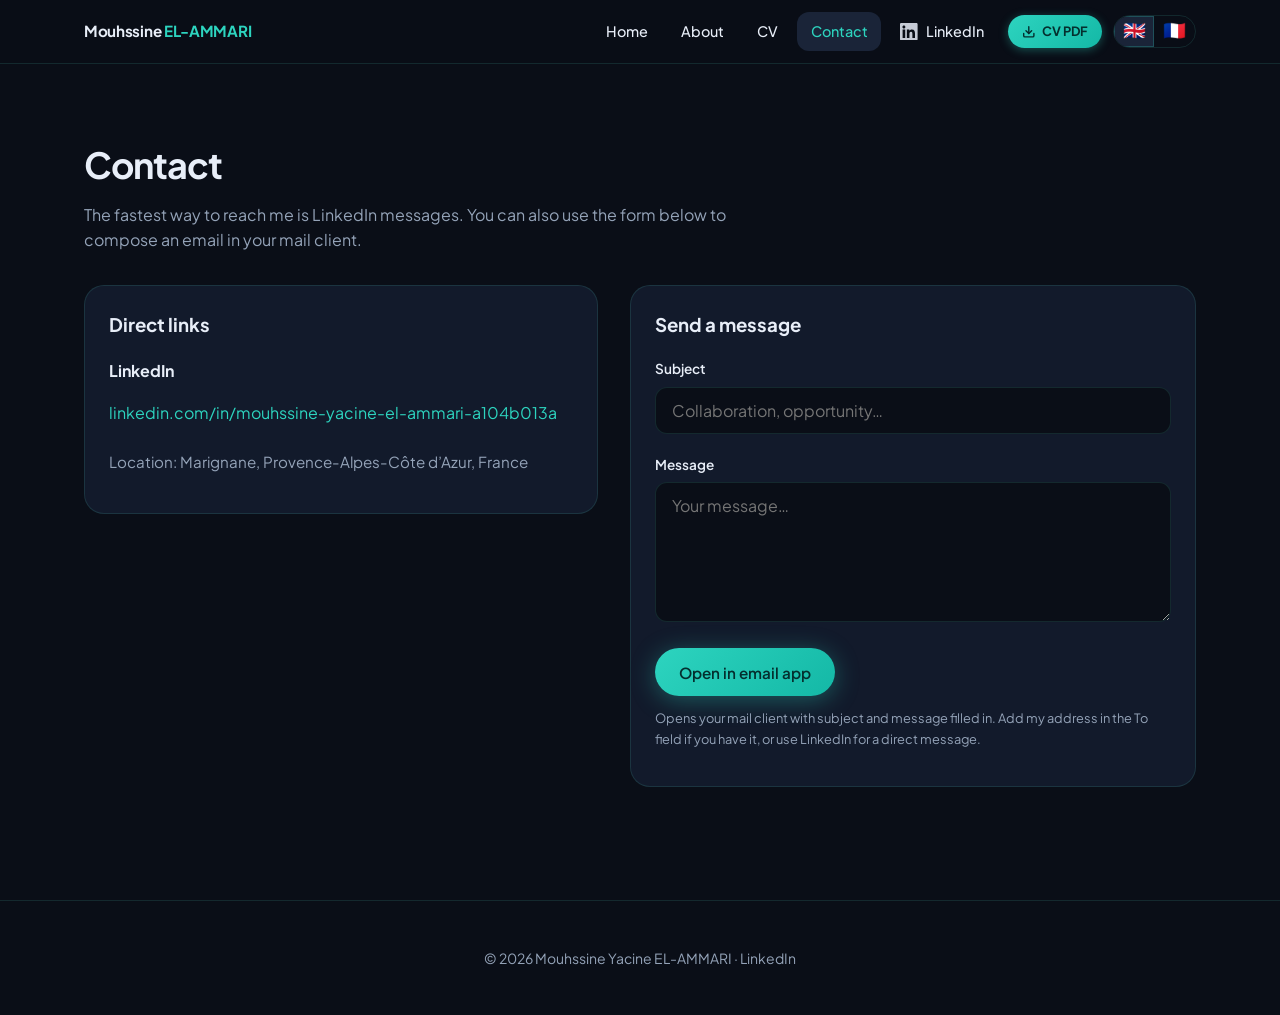
<file: contact.html>
<!DOCTYPE html>
<html lang="en">
  <head>
    <meta charset="UTF-8" />
    <meta name="viewport" content="width=device-width, initial-scale=1" />
    <meta name="description" content="Get in touch with Mouhssine Yacine EL-AMMARI, software engineer based in Marignane, Provence-Alpes-Côte d'Azur, France. LinkedIn messages or contact form." />
    <meta name="author" content="Mouhssine Yacine EL-AMMARI" />
    <meta name="robots" content="index, follow" />
    <meta name="theme-color" content="#0a0e17" />
    <title>Contact | Mouhssine Yacine EL-AMMARI</title>
    <link rel="canonical" href="https://melammari-dev.github.io/ai-cv/contact.html" />
    <link rel="alternate" hreflang="en" href="https://melammari-dev.github.io/ai-cv/contact.html" />
    <link rel="alternate" hreflang="fr" href="https://melammari-dev.github.io/ai-cv/contact.html" />
    <link rel="alternate" hreflang="x-default" href="https://melammari-dev.github.io/ai-cv/contact.html" />
    <meta property="og:type" content="website" />
    <meta property="og:url" content="https://melammari-dev.github.io/ai-cv/contact.html" />
    <meta property="og:site_name" content="Mouhssine Yacine EL-AMMARI" />
    <meta property="og:title" content="Contact | Mouhssine Yacine EL-AMMARI" />
    <meta property="og:description" content="Get in touch with Mouhssine Yacine EL-AMMARI, software engineer based in Marignane, Provence-Alpes-Côte d'Azur, France." />
    <meta property="og:locale" content="en_GB" />
    <meta property="og:locale:alternate" content="fr_FR" />
    <meta property="og:image" content="https://images.unsplash.com/photo-1517694712202-14dd9538aa97?w=1200&q=80" />
    <meta property="og:image:width" content="1200" />
    <meta property="og:image:height" content="630" />
    <meta property="og:image:alt" content="Developer workspace — Mouhssine Yacine EL-AMMARI" />
    <meta name="twitter:card" content="summary_large_image" />
    <meta name="twitter:title" content="Contact | Mouhssine Yacine EL-AMMARI" />
    <meta name="twitter:description" content="Get in touch with Mouhssine Yacine EL-AMMARI, software engineer based in Marignane, Provence-Alpes-Côte d'Azur, France." />
    <meta name="twitter:image" content="https://images.unsplash.com/photo-1517694712202-14dd9538aa97?w=1200&q=80" />
    <link rel="preconnect" href="https://fonts.googleapis.com" />
    <link rel="preconnect" href="https://fonts.gstatic.com" crossorigin />
    <link href="https://fonts.googleapis.com/css2?family=Plus+Jakarta+Sans:ital,wght@0,400;0,500;0,600;0,700;0,800;1,400&display=swap" rel="stylesheet" />
    <link rel="stylesheet" href="css/styles.css" />
    <script type="application/ld+json">
    {
      "@context": "https://schema.org",
      "@type": "BreadcrumbList",
      "itemListElement": [
        { "@type": "ListItem", "position": 1, "name": "Home", "item": "https://melammari-dev.github.io/ai-cv/" },
        { "@type": "ListItem", "position": 2, "name": "Contact", "item": "https://melammari-dev.github.io/ai-cv/contact.html" }
      ]
    }
    </script>
  </head>
  <body data-page="contact">
    <a class="skip-link" href="#main" data-i18n="skip.content">Skip to content</a>
    <header class="site-header">
      <div class="header-inner">
        <a class="logo" href="index.html">Mouhssine <span>EL-AMMARI</span></a>
        <div class="header-actions">
          <nav id="site-nav" class="main-nav" data-i18n-attr="aria-label:nav.aria" aria-label="Main navigation">
            <a href="index.html" data-i18n="nav.home">Home</a>
            <a href="about.html" data-i18n="nav.about">About</a>
            <a href="cv.html" data-i18n="nav.cv">CV</a>
            <a href="contact.html" aria-current="page" data-i18n="nav.contact">Contact</a>
            <a class="nav-link-external" href="https://www.linkedin.com/in/mouhssine-yacine-el-ammari-a104b013a/" target="_blank" rel="noopener noreferrer">
              <svg viewBox="0 0 24 24" fill="currentColor" aria-hidden="true"><path d="M20.447 20.452h-3.554v-5.569c0-1.328-.027-3.037-1.852-3.037-1.853 0-2.136 1.445-2.136 2.939v5.667H9.351V9h3.414v1.561h.046c.477-.9 1.637-1.85 3.37-1.85 3.601 0 4.267 2.37 4.267 5.455v6.286zM5.337 7.433c-1.144 0-2.063-.926-2.063-2.065 0-1.138.92-2.063 2.063-2.063 1.14 0 2.064.925 2.064 2.063 0 1.139-.925 2.065-2.064 2.065zm1.782 13.019H3.555V9h3.564v11.452zM22.225 0H1.771C.792 0 0 .774 0 1.729v20.542C0 23.227.792 24 1.771 24h20.451C23.2 24 24 23.227 24 22.271V1.729C24 .774 23.2 0 22.222 0h.003z"/></svg>
              LinkedIn
            </a>
            <a class="btn-dl-pdf" href="cv-pdf.html" data-i18n="nav.downloadCV">
              <svg viewBox="0 0 24 24" fill="none" stroke="currentColor" stroke-width="2.5" stroke-linecap="round" stroke-linejoin="round" aria-hidden="true"><path d="M21 15v4a2 2 0 0 1-2 2H5a2 2 0 0 1-2-2v-4"/><polyline points="7 10 12 15 17 10"/><line x1="12" y1="15" x2="12" y2="3"/></svg>
              CV PDF
            </a>
          </nav>
          <a class="btn-dl-pdf" href="cv-pdf.html" data-i18n-attr="title:nav.downloadCVTitle" title="Télécharger le CV en PDF">
            <svg viewBox="0 0 24 24" fill="none" stroke="currentColor" stroke-width="2.5" stroke-linecap="round" stroke-linejoin="round" aria-hidden="true"><path d="M21 15v4a2 2 0 0 1-2 2H5a2 2 0 0 1-2-2v-4"/><polyline points="7 10 12 15 17 10"/><line x1="12" y1="15" x2="12" y2="3"/></svg>
            <span class="btn-dl-pdf-label" data-i18n="nav.downloadCV">CV PDF</span>
          </a>
          <div class="lang-switcher" role="group" aria-label="Language">
            <button type="button" class="lang-btn lang-btn--active" data-lang="en" aria-pressed="true" title="English">🇬🇧</button>
            <button type="button" class="lang-btn" data-lang="fr" aria-pressed="false" title="Français">🇫🇷</button>
          </div>
          <button class="nav-toggle" type="button" aria-expanded="false" aria-controls="site-nav" data-i18n-attr="aria-label:nav.openMenu" aria-label="Open menu">
            <span></span>
            <span></span>
            <span></span>
          </button>
        </div>
      </div>
    </header>

    <main id="main">
      <section class="section" aria-labelledby="contact-title">
        <div class="container">
          <h1 id="contact-title" class="section-title" data-i18n="contact.title">Contact</h1>
          <p class="section-lead" data-i18n="contact.lead">The fastest way to reach me is LinkedIn messages. You can also use the form below to compose an email in your mail client.</p>

          <div class="contact-grid">
            <div class="contact-card">
              <h3 data-i18n="contact.linksTitle">Direct links</h3>
              <p><strong>LinkedIn</strong></p>
              <p>
                <a href="https://www.linkedin.com/in/mouhssine-yacine-el-ammari-a104b013a/" target="_blank" rel="noopener noreferrer">linkedin.com/in/mouhssine-yacine-el-ammari-a104b013a</a>
              </p>
              <p style="margin-top: 1.5rem; color: var(--text-muted); font-size: 0.95rem" data-i18n="contact.location">Location: Marignane, Provence-Alpes-Côte d’Azur, France</p>
            </div>

            <div class="contact-card">
              <h3 data-i18n="contact.formTitle">Send a message</h3>
              <form id="contact-form" action="#" method="get">
                <div class="form-group">
                  <label for="subject" data-i18n="contact.subject">Subject</label>
                  <input id="subject" name="subject" type="text" required autocomplete="off" data-i18n-placeholder="contact.subjectPh" placeholder="Collaboration, opportunity…" />
                </div>
                <div class="form-group">
                  <label for="body" data-i18n="contact.message">Message</label>
                  <textarea id="body" name="body" required data-i18n-placeholder="contact.messagePh" placeholder="Your message…"></textarea>
                </div>
                <button class="btn btn-primary" type="submit" data-i18n="contact.submit">Open in email app</button>
                <p class="form-hint" data-i18n="contact.hint">Opens your mail client with subject and message filled in. Add my address in the To field if you have it, or use LinkedIn for a direct message.</p>
              </form>
            </div>
          </div>
        </div>
      </section>
    </main>

    <footer class="site-footer">
      <div class="container">
        <p>© <span id="y"></span> Mouhssine Yacine EL-AMMARI · <a href="https://www.linkedin.com/in/mouhssine-yacine-el-ammari-a104b013a/" target="_blank" rel="noopener noreferrer">LinkedIn</a></p>
      </div>
    </footer>
    <script src="js/main.js"></script>
    <script src="js/i18n.js"></script>
    <script>
      document.getElementById("y").textContent = new Date().getFullYear();
      document.getElementById("contact-form").addEventListener("submit", function (e) {
        e.preventDefault();
        var subject = document.getElementById("subject").value;
        var body = document.getElementById("body").value;
        var footer = window.siteI18n && window.siteI18n.getMailFooter ? window.siteI18n.getMailFooter() : "— Sent from your portfolio contact form";
        var mailto =
          "mailto:?subject=" +
          encodeURIComponent(subject) +
          "&body=" +
          encodeURIComponent(body + "\n\n" + footer);
        window.location.href = mailto;
      });
    </script>
  </body>
</html>
</file>
<file: css/styles.css>
/* Mouhssine EL-AMMARI — mobile-first site styles */
:root {
  --bg: #0a0e17;
  --bg-elevated: #121a2b;
  --surface: #1a2438;
  --border: rgba(94, 234, 212, 0.12);
  --text: #e8eef8;
  --text-muted: #94a3b8;
  --accent: #2dd4bf;
  --accent-dim: #14b8a6;
  --accent-glow: rgba(45, 212, 191, 0.35);
  --font-sans: "Plus Jakarta Sans", system-ui, sans-serif;
  --radius: 12px;
  --radius-lg: 20px;
  --header-h: 4rem;
  --max: 72rem;
  --ease: cubic-bezier(0.4, 0, 0.2, 1);
}

*,
*::before,
*::after {
  box-sizing: border-box;
}

html {
  scroll-behavior: smooth;
}

body {
  margin: 0;
  font-family: var(--font-sans);
  font-size: 1rem;
  line-height: 1.6;
  color: var(--text);
  background: var(--bg);
  min-height: 100vh;
  overflow-x: hidden;
}

img {
  max-width: 100%;
  height: auto;
  display: block;
}

a {
  color: var(--accent);
  text-decoration: none;
  transition: color 0.2s var(--ease);
}

a:hover {
  color: #5eead4;
}

:focus-visible {
  outline: 2px solid var(--accent);
  outline-offset: 3px;
}

/* Skip link */
.skip-link {
  position: absolute;
  top: -100%;
  left: 1rem;
  z-index: 100;
  padding: 0.75rem 1rem;
  background: var(--accent);
  color: var(--bg);
  font-weight: 600;
  border-radius: var(--radius);
}

.skip-link:focus {
  top: 1rem;
}

/* Header & nav */
.site-header {
  position: sticky;
  top: 0;
  z-index: 50;
  height: var(--header-h);
  /* backdrop-filter on ::before to avoid creating a containing block
     for the position:fixed mobile nav (Safari/iOS bug) */
  border-bottom: 1px solid var(--border);
}

.site-header::before {
  content: "";
  position: absolute;
  inset: 0;
  background: rgba(10, 14, 23, 0.88);
  backdrop-filter: blur(12px);
  -webkit-backdrop-filter: blur(12px);
  z-index: -1;
  pointer-events: none;
}

.header-inner {
  max-width: var(--max);
  margin: 0 auto;
  padding: 0 1.25rem;
  height: 100%;
  display: flex;
  align-items: center;
  justify-content: space-between;
  gap: 1rem;
}

.logo {
  font-weight: 700;
  font-size: 0.95rem;
  color: var(--text);
  letter-spacing: -0.02em;
  white-space: nowrap;
}

.logo span {
  color: var(--accent);
}

.header-actions {
  display: flex;
  align-items: center;
  gap: 0.65rem;
  margin-left: auto;
}

@media (max-width: 767px) {
  .header-actions .lang-switcher {
    order: 1;
  }

  .header-actions .nav-toggle {
    order: 2;
  }

  .header-actions .main-nav {
    order: 3;
  }
}

.lang-switcher {
  display: inline-flex;
  align-items: center;
  border: 1px solid var(--border);
  border-radius: 999px;
  overflow: hidden;
  flex-shrink: 0;
}

.lang-btn {
  display: flex;
  align-items: center;
  justify-content: center;
  margin: 0;
  padding: 0.4rem 0.55rem;
  min-width: 2.5rem;
  border: none;
  background: transparent;
  cursor: pointer;
  font-size: 1.15rem;
  line-height: 1;
  transition: background 0.2s var(--ease);
}

.lang-btn:hover {
  background: var(--surface);
}

.lang-btn--active,
.lang-btn[aria-pressed="true"] {
  background: var(--surface);
  box-shadow: inset 0 0 0 1px rgba(45, 212, 191, 0.25);
}

.nav-toggle {
  display: flex;
  flex-direction: column;
  justify-content: center;
  gap: 5px;
  width: 2.75rem;
  height: 2.75rem;
  padding: 0;
  border: none;
  background: transparent;
  cursor: pointer;
  border-radius: var(--radius);
}

.nav-toggle span {
  display: block;
  height: 2px;
  width: 1.35rem;
  margin: 0 auto;
  background: var(--text);
  border-radius: 1px;
  transition: transform 0.25s var(--ease), opacity 0.2s;
}

.nav-toggle[aria-expanded="true"] span:nth-child(1) {
  transform: translateY(7px) rotate(45deg);
}

.nav-toggle[aria-expanded="true"] span:nth-child(2) {
  opacity: 0;
}

.nav-toggle[aria-expanded="true"] span:nth-child(3) {
  transform: translateY(-7px) rotate(-45deg);
}

.main-nav {
  position: fixed;
  inset: var(--header-h) 0 0 0;
  background: rgba(10, 14, 23, 0.97);
  padding: 1.5rem;
  display: flex;
  flex-direction: column;
  gap: 0.25rem;
  transform: translateX(100%);
  transition: transform 0.3s var(--ease);
  overflow-y: auto;
}

.main-nav.is-open {
  transform: translateX(0);
}

.main-nav a {
  padding: 0.85rem 1rem;
  border-radius: var(--radius);
  color: var(--text);
  font-weight: 500;
}

.main-nav a:hover,
.main-nav a[aria-current="page"] {
  background: var(--surface);
  color: var(--accent);
}

.nav-link-external {
  display: flex;
  align-items: center;
  gap: 0.5rem;
}

.nav-link-external svg {
  width: 1.1rem;
  height: 1.1rem;
  opacity: 0.85;
}

@media (min-width: 768px) {
  .nav-toggle {
    display: none;
  }

  .main-nav {
    position: static;
    inset: auto;
    flex-direction: row;
    align-items: center;
    gap: 0.35rem;
    padding: 0;
    transform: none !important;
    background: transparent;
    overflow: visible;
  }

  .main-nav a {
    padding: 0.5rem 0.85rem;
    font-size: 0.9rem;
  }
}

/* Main */
main {
  min-height: calc(100vh - var(--header-h));
}

.container {
  width: 100%;
  max-width: var(--max);
  margin: 0 auto;
  padding: 0 1.25rem;
}

.section {
  padding: 3rem 0;
}

@media (min-width: 768px) {
  .section {
    padding: 4.5rem 0;
  }
}

.section-title {
  font-size: clamp(1.75rem, 4vw, 2.25rem);
  font-weight: 700;
  letter-spacing: -0.03em;
  margin: 0 0 0.5rem;
}

.section-lead {
  color: var(--text-muted);
  max-width: 42rem;
  margin: 0 0 2rem;
}

/* Hero */
.hero {
  position: relative;
  min-height: min(92vh, 720px);
  display: flex;
  align-items: center;
  padding: 2rem 0 4rem;
  overflow: hidden;
}

.hero-bg {
  position: absolute;
  inset: 0;
  background:
    linear-gradient(135deg, rgba(10, 14, 23, 0.92) 0%, rgba(10, 14, 23, 0.75) 45%, rgba(18, 26, 43, 0.88) 100%),
    url("https://images.unsplash.com/photo-1517694712202-14dd9538aa97?w=1920&q=80") center / cover no-repeat;
  z-index: 0;
}

.hero-bg::after {
  content: "";
  position: absolute;
  inset: 0;
  background: radial-gradient(ellipse 80% 50% at 70% 20%, var(--accent-glow), transparent 55%);
  pointer-events: none;
}

.hero .container {
  position: relative;
  z-index: 1;
}

.hero-content {
  max-width: 38rem;
}

.hero-badge {
  display: inline-block;
  font-size: 0.75rem;
  font-weight: 600;
  text-transform: uppercase;
  letter-spacing: 0.12em;
  color: var(--accent);
  margin-bottom: 1rem;
}

.hero h1 {
  font-size: clamp(2rem, 6vw, 3.25rem);
  font-weight: 800;
  line-height: 1.1;
  letter-spacing: -0.04em;
  margin: 0 0 1rem;
}

.hero-sub {
  font-size: clamp(1rem, 2.5vw, 1.2rem);
  color: var(--text-muted);
  margin: 0 0 2rem;
  max-width: 32rem;
}

.btn {
  display: inline-flex;
  align-items: center;
  justify-content: center;
  gap: 0.5rem;
  padding: 0.9rem 1.5rem;
  font-family: inherit;
  font-size: 0.95rem;
  font-weight: 600;
  border-radius: 999px;
  border: none;
  cursor: pointer;
  transition: transform 0.2s var(--ease), box-shadow 0.2s var(--ease);
}

.btn:active {
  transform: scale(0.98);
}

.btn-primary {
  background: linear-gradient(135deg, var(--accent), var(--accent-dim));
  color: #042f2e;
  box-shadow: 0 4px 24px var(--accent-glow);
}

.btn-primary:hover {
  box-shadow: 0 8px 32px var(--accent-glow);
  color: #022c22;
}

.btn-secondary {
  background: transparent;
  color: var(--text);
  border: 1px solid var(--border);
  margin-left: 0.75rem;
}

.hero-actions .btn-secondary {
  margin-left: 0;
}

.btn-secondary:hover {
  border-color: var(--accent);
  color: var(--accent);
}

.hero-actions {
  display: flex;
  flex-wrap: wrap;
  gap: 0.75rem;
  align-items: center;
}

@media (max-width: 480px) {
  .btn-secondary {
    margin-left: 0;
    width: 100%;
  }

  .btn-primary {
    width: 100%;
  }
}

/* ── Tech stack section ────────────────────────────────────────── */

/* Filter tabs */
.tech-filters {
  display: flex;
  flex-wrap: wrap;
  gap: 0.45rem;
  margin-bottom: 2rem;
}

.tech-filter {
  display: inline-flex;
  align-items: center;
  padding: 0.4rem 1rem;
  background: transparent;
  border: 1px solid var(--border);
  border-radius: 999px;
  color: var(--text-muted);
  font-family: inherit;
  font-size: 0.78rem;
  font-weight: 600;
  cursor: pointer;
  transition: background 0.15s var(--ease), border-color 0.15s var(--ease), color 0.15s var(--ease);
}

.tech-filter:hover {
  border-color: rgba(45, 212, 191, 0.4);
  color: var(--text);
}

.tech-filter.active {
  background: rgba(45, 212, 191, 0.12);
  border-color: rgba(45, 212, 191, 0.55);
  color: var(--accent);
}

/* Card grid */
.tech-grid-v2 {
  display: grid;
  grid-template-columns: repeat(auto-fill, minmax(92px, 1fr));
  gap: 0.75rem;
}

.tech-card {
  display: flex;
  flex-direction: column;
  align-items: center;
  gap: 0.45rem;
  padding: 1.15rem 0.5rem 0.9rem;
  background: var(--bg-elevated);
  border: 1px solid var(--border);
  border-radius: var(--radius-lg);
  text-align: center;
  position: relative;
  transition: border-color 0.2s var(--ease), transform 0.2s var(--ease),
              box-shadow 0.2s var(--ease), opacity 0.25s var(--ease);
  overflow: hidden;
}

.tech-card::before {
  content: "";
  position: absolute;
  inset: 0;
  background: radial-gradient(ellipse 80% 60% at 50% 0%, rgba(45,212,191,0.06), transparent 70%);
  opacity: 0;
  transition: opacity 0.2s var(--ease);
  pointer-events: none;
}

.tech-card:hover {
  border-color: rgba(45, 212, 191, 0.45);
  transform: translateY(-4px);
  box-shadow: 0 10px 30px rgba(0, 0, 0, 0.28);
}

.tech-card:hover::before {
  opacity: 1;
}

.tech-card.hidden {
  opacity: 0.08;
  transform: scale(0.94);
  pointer-events: none;
}

.tech-card--primary {
  border-color: rgba(45, 212, 191, 0.22);
}

.tech-logo-v2 {
  width: 38px;
  height: 38px;
  object-fit: contain;
  display: block;
  position: relative;
}

.tech-card--primary .tech-logo-v2 {
  width: 44px;
  height: 44px;
}

.tech-name-v2 {
  font-size: 0.62rem;
  font-weight: 700;
  color: var(--text);
  line-height: 1.25;
  letter-spacing: -0.01em;
}

.tech-years {
  font-size: 0.55rem;
  font-weight: 700;
  color: var(--accent);
  background: rgba(45, 212, 191, 0.12);
  border-radius: 4px;
  padding: 0.1rem 0.4rem;
  letter-spacing: 0.02em;
  white-space: nowrap;
}

/* ── Clients / companies section ───────────────────────────────── */
.clients-label {
  font-size: 0.7rem;
  font-weight: 700;
  text-transform: uppercase;
  letter-spacing: 0.18em;
  color: var(--accent);
  margin: 0 0 0.35rem;
}

.clients-grid {
  display: flex;
  flex-wrap: wrap;
  gap: 1rem;
  justify-content: center;
  margin-top: 2rem;
}

.client-card {
  display: flex;
  flex-direction: column;
  align-items: center;
  gap: 0.65rem;
  padding: 1.35rem 1.25rem 1.1rem;
  background: var(--bg-elevated);
  border: 1px solid var(--border);
  border-radius: var(--radius-lg);
  text-decoration: none;
  flex: 1 1 130px;
  max-width: 165px;
  min-width: 110px;
  transition: border-color 0.2s var(--ease), transform 0.2s var(--ease), box-shadow 0.2s var(--ease);
}

.client-card:hover {
  border-color: rgba(45, 212, 191, 0.45);
  transform: translateY(-4px);
  box-shadow: 0 10px 30px rgba(0, 0, 0, 0.25);
}

.client-logo-wrap {
  width: 3.5rem;
  height: 3.5rem;
  border-radius: 12px;
  background: #fff;
  display: flex;
  align-items: center;
  justify-content: center;
  overflow: hidden;
  border: 1px solid rgba(148, 163, 184, 0.18);
  box-shadow: 0 1px 6px rgba(0, 0, 0, 0.12);
  flex-shrink: 0;
}

.client-logo {
  width: 100%;
  height: 100%;
  object-fit: contain;
  padding: 6px;
  display: block;
  filter: grayscale(1) opacity(0.55);
  transition: filter 0.25s var(--ease);
}

.client-card:hover .client-logo {
  filter: none;
}

.client-name {
  font-size: 0.78rem;
  font-weight: 700;
  color: var(--text);
  text-align: center;
  line-height: 1.3;
  letter-spacing: -0.01em;
}

.client-period {
  font-size: 0.67rem;
  color: var(--text-muted);
  text-align: center;
  font-weight: 500;
  letter-spacing: 0.02em;
}

.client-card.client-current {
  border-color: rgba(45, 212, 191, 0.22);
}

.client-card.client-current .client-logo {
  filter: none;
}

.client-card.client-current .client-period {
  color: var(--accent);
  font-weight: 700;
}

@media (max-width: 400px) {
  .client-card {
    flex: 1 1 calc(50% - 0.5rem);
    max-width: none;
  }
}

/* Cards grid home */
.feature-grid {
  display: grid;
  gap: 1.25rem;
}

@media (min-width: 640px) {
  .feature-grid {
    grid-template-columns: repeat(2, 1fr);
  }
}

@media (min-width: 1024px) {
  .feature-grid {
    grid-template-columns: repeat(3, 1fr);
  }
}

.card {
  background: var(--bg-elevated);
  border: 1px solid var(--border);
  border-radius: var(--radius-lg);
  padding: 1.5rem;
  transition: border-color 0.2s var(--ease), transform 0.2s var(--ease);
}

.card:hover {
  border-color: rgba(45, 212, 191, 0.35);
  transform: translateY(-2px);
}

.card-icon {
  font-size: 2rem;
  line-height: 1;
  margin-bottom: 1rem;
}

.card h3 {
  margin: 0 0 0.5rem;
  font-size: 1.1rem;
}

.card p {
  margin: 0;
  color: var(--text-muted);
  font-size: 0.95rem;
}

/* ── CV timeline ───────────────────────────────────────────────── */
.tl {
  display: flex;
  flex-direction: column;
}

.tl-item {
  display: flex;
  gap: 1.25rem;
}

/* Stem: dot + connector line */
.tl-stem {
  display: flex;
  flex-direction: column;
  align-items: center;
  flex-shrink: 0;
  width: 1rem;
  padding-top: 1.35rem;
}

.tl-dot {
  width: 14px;
  height: 14px;
  border-radius: 50%;
  background: var(--bg-elevated);
  border: 2.5px solid var(--border);
  flex-shrink: 0;
  box-shadow: 0 0 0 3px var(--bg);
  transition: border-color 0.2s var(--ease), background 0.2s var(--ease), box-shadow 0.2s var(--ease);
}

.tl-item.is-current .tl-dot {
  border-color: var(--accent);
  background: var(--accent);
  box-shadow: 0 0 0 3px var(--bg), 0 0 10px var(--accent-glow);
}

.tl-connector {
  flex: 1;
  width: 2px;
  background: var(--border);
  margin-top: 5px;
  min-height: 1.5rem;
}

.tl-item:last-child .tl-connector {
  display: none;
}

/* Card */
.tl-card {
  flex: 1;
  background: var(--bg-elevated);
  border: 1px solid var(--border);
  border-radius: var(--radius-lg);
  padding: 1.25rem 1.25rem 1rem;
  margin-bottom: 1.25rem;
  min-width: 0;
  transition: border-color 0.2s var(--ease);
}

.tl-item.is-current .tl-card {
  border-color: rgba(45, 212, 191, 0.28);
}

.tl-head {
  display: flex;
  gap: 0.9rem;
  align-items: flex-start;
}

/* Logo */
.tl-logo-wrap {
  width: 2.75rem;
  height: 2.75rem;
  border-radius: var(--radius);
  background: #fff;
  border: 1px solid var(--border);
  display: flex;
  align-items: center;
  justify-content: center;
  flex-shrink: 0;
  overflow: hidden;
}

.tl-logo {
  width: 100%;
  height: 100%;
  object-fit: contain;
  padding: 0.3rem;
  display: block;
}

.tl-logo-fb {
  font-size: 1.1rem;
  font-weight: 800;
  color: var(--accent);
}

/* Info */
.tl-info {
  flex: 1;
  min-width: 0;
}

.tl-meta {
  font-size: 0.78rem;
  font-weight: 600;
  color: var(--accent);
  margin: 0 0 0.2rem;
  letter-spacing: 0.01em;
}

.tl-role {
  font-size: 1rem;
  font-weight: 700;
  line-height: 1.35;
  margin: 0 0 0.2rem;
}

.tl-company {
  font-size: 0.85rem;
  color: var(--text-muted);
  font-weight: 500;
  margin: 0;
}

/* Toggle button */
.tl-btn {
  display: inline-flex;
  align-items: center;
  gap: 0.3rem;
  padding: 0.38rem 0.75rem;
  background: transparent;
  border: 1px solid var(--border);
  border-radius: 999px;
  color: var(--text-muted);
  font-family: inherit;
  font-size: 0.75rem;
  font-weight: 600;
  cursor: pointer;
  white-space: nowrap;
  flex-shrink: 0;
  align-self: flex-start;
  transition: border-color 0.15s var(--ease), color 0.15s var(--ease);
}

.tl-btn:hover {
  border-color: var(--accent);
  color: var(--accent);
}

.tl-item.is-open .tl-btn {
  border-color: rgba(45, 212, 191, 0.45);
  color: var(--accent);
}

.tl-btn-icon {
  width: 13px;
  height: 13px;
  transition: transform 0.25s var(--ease);
}

.tl-item.is-open .tl-btn-icon {
  transform: rotate(180deg);
}

/* Expandable body */
.tl-body {
  display: grid;
  grid-template-rows: 0fr;
  opacity: 0;
  transition: grid-template-rows 0.3s var(--ease), opacity 0.25s var(--ease);
}

.tl-body-inner {
  overflow: hidden;
}

.tl-item.is-open .tl-body {
  grid-template-rows: 1fr;
  opacity: 1;
}

.tl-bullets {
  list-style: none;
  margin: 0.75rem 0 0;
  padding: 0.75rem 0 0;
  border-top: 1px solid var(--border);
}

.tl-bullets li {
  padding-left: 1.1rem;
  position: relative;
  font-size: 0.9rem;
  color: var(--text-muted);
  line-height: 1.6;
  margin-bottom: 0.35rem;
}

.tl-bullets li:last-child {
  margin-bottom: 0;
}

.tl-bullets li::before {
  content: "▸";
  position: absolute;
  left: 0;
  color: var(--accent);
  font-size: 0.72rem;
  top: 0.15em;
}

.cv-li-html strong {
  color: var(--text);
}

/* Error state */
.cv-load-error {
  margin: 0;
  padding: 1rem 1.25rem;
  background: rgba(239, 68, 68, 0.12);
  border: 1px solid rgba(239, 68, 68, 0.35);
  border-radius: var(--radius-lg);
  color: #fecaca;
}

/* Responsive toggle wrap */
@media (max-width: 540px) {
  .tl-head {
    flex-wrap: wrap;
  }

  .tl-btn {
    width: 100%;
    justify-content: center;
    margin-top: 0.5rem;
  }

  .tl-stem {
    display: none;
  }
}

/* ── Education section ─────────────────────────────────────────── */
.edu-grid {
  display: grid;
  gap: 1rem;
}

@media (min-width: 600px) {
  .edu-grid {
    grid-template-columns: repeat(2, 1fr);
  }
}

.edu-card {
  background: var(--bg-elevated);
  border: 1px solid var(--border);
  border-radius: var(--radius-lg);
  padding: 1.1rem 1.25rem;
  display: flex;
  gap: 1rem;
  align-items: flex-start;
  transition: border-color 0.2s var(--ease), transform 0.2s var(--ease);
}

.edu-card:hover {
  border-color: rgba(45, 212, 191, 0.3);
  transform: translateY(-1px);
}

.edu-period {
  font-size: 0.7rem;
  font-weight: 700;
  color: var(--accent);
  text-transform: uppercase;
  letter-spacing: 0.07em;
  white-space: nowrap;
  padding-top: 0.1rem;
  min-width: 5.5rem;
}

.edu-body {
  flex: 1;
  min-width: 0;
}

.edu-degree {
  font-size: 0.875rem;
  font-weight: 600;
  color: var(--text);
  line-height: 1.4;
  margin-bottom: 0.25rem;
}

.edu-school {
  font-size: 0.775rem;
  color: var(--text-muted);
  line-height: 1.4;
}

@media (max-width: 420px) {
  .edu-card {
    flex-direction: column;
    gap: 0.35rem;
  }

  .edu-period {
    min-width: 0;
  }
}

.badge-current {
  display: inline-block;
  font-size: 0.7rem;
  font-weight: 700;
  text-transform: uppercase;
  letter-spacing: 0.06em;
  background: rgba(45, 212, 191, 0.15);
  color: var(--accent);
  padding: 0.25rem 0.5rem;
  border-radius: 6px;
  margin-left: 0.5rem;
  vertical-align: middle;
}

/* About timeline */
.timeline {
  position: relative;
  padding-left: 0;
}

@media (min-width: 640px) {
  .timeline {
    padding-left: 2.5rem;
    border-left: 2px solid var(--border);
  }
}

.timeline-item {
  position: relative;
  margin-bottom: 1.25rem;
  padding: 1.25rem 1.25rem 1.1rem;
  background: var(--bg-elevated);
  border: 1px solid var(--border);
  border-radius: var(--radius-lg);
  transition: border-color 0.2s var(--ease);
}

.timeline-item:hover {
  border-color: rgba(45, 212, 191, 0.3);
}

@media (min-width: 640px) {
  .timeline-item::before {
    content: "";
    position: absolute;
    left: calc(-2.5rem - 6px);
    top: 1.35rem;
    width: 12px;
    height: 12px;
    border-radius: 50%;
    background: var(--accent);
    box-shadow: 0 0 0 4px var(--bg);
    transition: box-shadow 0.2s var(--ease);
  }

  .timeline-item:hover::before {
    box-shadow: 0 0 0 4px var(--bg), 0 0 8px var(--accent-glow);
  }
}

/* Education variant dot */
@media (min-width: 640px) {
  .timeline-item--edu::before {
    background: var(--bg-elevated);
    border: 2.5px solid var(--accent);
    box-shadow: 0 0 0 4px var(--bg);
  }
}

/* Item inner layout with logo */
.timeline-item-inner {
  display: flex;
  gap: 0.9rem;
  align-items: flex-start;
}

.timeline-logo-wrap {
  width: 2.75rem;
  height: 2.75rem;
  border-radius: 10px;
  background: #fff;
  border: 1px solid rgba(148, 163, 184, 0.25);
  display: flex;
  align-items: center;
  justify-content: center;
  flex-shrink: 0;
  overflow: hidden;
  box-shadow: 0 1px 4px rgba(0, 0, 0, 0.12);
}

.timeline-logo {
  width: 100%;
  height: 100%;
  object-fit: contain;
  padding: 4px;
  display: block;
}

.timeline-logo-fb {
  font-size: 1.1rem;
  font-weight: 800;
  color: var(--accent);
  line-height: 1;
}

.timeline-text {
  flex: 1;
  min-width: 0;
}

.timeline-date {
  font-size: 0.75rem;
  font-weight: 700;
  color: var(--accent);
  text-transform: uppercase;
  letter-spacing: 0.08em;
  margin: 0 0 0.3rem;
}

.timeline-item h3 {
  margin: 0 0 0.2rem;
  font-size: 1rem;
  font-weight: 700;
  line-height: 1.35;
}

.timeline-school {
  font-size: 0.78rem;
  color: var(--text-muted);
  font-weight: 500;
  margin: 0 0 0.4rem;
}

.timeline-item p:not(.timeline-date):not(.timeline-school) {
  margin: 0;
  font-size: 0.88rem;
  color: var(--text-muted);
  line-height: 1.6;
}

@media (max-width: 440px) {
  .timeline-logo-wrap {
    width: 2.25rem;
    height: 2.25rem;
    border-radius: 8px;
  }
}

.about-split {
  display: grid;
  gap: 2rem;
  align-items: start;
}

@media (min-width: 900px) {
  .about-split {
    grid-template-columns: 1fr 1fr;
    gap: 3rem;
  }
}

.about-gallery {
  display: grid;
  grid-template-columns: 1fr 1fr;
  gap: 0.75rem;
}

.about-gallery figure {
  margin: 0;
  border-radius: var(--radius);
  overflow: hidden;
  border: 1px solid var(--border);
}

.about-gallery figure:first-child {
  grid-column: 1 / -1;
  aspect-ratio: 16 / 9;
}

.about-gallery img {
  width: 100%;
  height: 100%;
  object-fit: cover;
}

.about-gallery figcaption {
  font-size: 0.75rem;
  color: var(--text-muted);
  padding: 0.5rem 0.75rem;
  background: var(--surface);
}

/* Contact */
.contact-grid {
  display: grid;
  gap: 2rem;
}

@media (min-width: 768px) {
  .contact-grid {
    grid-template-columns: 1fr 1.1fr;
    align-items: start;
  }
}

.contact-card {
  background: var(--bg-elevated);
  border: 1px solid var(--border);
  border-radius: var(--radius-lg);
  padding: 1.5rem;
}

.contact-card h3 {
  margin-top: 0;
}

.form-group {
  margin-bottom: 1.25rem;
}

.form-group label {
  display: block;
  font-size: 0.85rem;
  font-weight: 600;
  margin-bottom: 0.4rem;
}

.form-group input,
.form-group textarea {
  width: 100%;
  padding: 0.75rem 1rem;
  font-family: inherit;
  font-size: 1rem;
  color: var(--text);
  background: var(--bg);
  border: 1px solid var(--border);
  border-radius: var(--radius);
}

.form-group input:focus,
.form-group textarea:focus {
  outline: none;
  border-color: var(--accent);
}

.form-group textarea {
  min-height: 140px;
  resize: vertical;
}

.form-hint {
  font-size: 0.8rem;
  color: var(--text-muted);
  margin-top: 0.75rem;
}

/* Download PDF button */
.btn-dl-pdf {
  display: inline-flex;
  align-items: center;
  gap: 0.38rem;
  padding: 0.42rem 0.9rem;
  background: linear-gradient(135deg, var(--accent), var(--accent-dim));
  color: #042f2e;
  font-weight: 700;
  font-size: 0.8rem;
  border-radius: 999px;
  white-space: nowrap;
  box-shadow: 0 2px 10px var(--accent-glow);
  transition: box-shadow 0.2s var(--ease), transform 0.15s var(--ease);
  text-decoration: none;
  flex-shrink: 0;
}

.btn-dl-pdf:hover {
  color: #022c22;
  box-shadow: 0 4px 18px var(--accent-glow);
  transform: translateY(-1px);
}

.btn-dl-pdf svg {
  width: 0.85rem;
  height: 0.85rem;
  stroke: currentColor;
}

/* Hide PDF button from header on mobile — it lives in the hamburger nav */
@media (max-width: 767px) {
  .header-actions .btn-dl-pdf {
    display: none;
  }
}

/* PDF button style inside the mobile nav overlay */
.main-nav .btn-dl-pdf {
  display: none; /* hidden on desktop (shown via header) */
  background: linear-gradient(135deg, var(--accent), var(--accent-dim));
  color: #042f2e !important;
  border-radius: 999px;
  padding: 0.85rem 1rem;
  font-weight: 700;
  margin-top: 0.5rem;
  justify-content: center;
}

@media (max-width: 767px) {
  .main-nav .btn-dl-pdf {
    display: flex;
    width: 100%;
  }
}

/* Footer */
.site-footer {
  border-top: 1px solid var(--border);
  padding: 2rem 1.25rem;
  text-align: center;
  color: var(--text-muted);
  font-size: 0.875rem;
}

.site-footer a {
  color: var(--text-muted);
}

.site-footer a:hover {
  color: var(--accent);
}

/* ── Responsive fixes ──────────────────────────────────────────── */

/* Logo: shrink on very small screens */
@media (max-width: 360px) {
  .logo {
    font-size: 0.82rem;
  }
  .header-actions {
    gap: 0.4rem;
  }
}

/* Tech filters: smaller text on small screens */
@media (max-width: 480px) {
  .tech-filter {
    font-size: 0.72rem;
    padding: 0.35rem 0.7rem;
  }
}

/* Tech grid: ensure at least 3 columns on normal phones */
@media (max-width: 359px) {
  .tech-grid-v2 {
    grid-template-columns: repeat(2, 1fr);
  }
}

/* Clients grid: 2 columns minimum on mobile */
@media (max-width: 480px) {
  .client-card {
    flex: 1 1 calc(50% - 0.5rem);
    max-width: none;
    min-width: 0;
  }
}

/* CV timeline: ensure cards don't overflow */
@media (max-width: 400px) {
  .tl-card {
    padding: 1rem 0.875rem 0.875rem;
  }
  .tl-role {
    font-size: 0.9rem;
  }
}

/* About timeline: reduce logo size on very small screens */
@media (max-width: 380px) {
  .timeline-item-inner {
    gap: 0.6rem;
  }
  .timeline-logo-wrap {
    width: 2rem;
    height: 2rem;
    border-radius: 7px;
  }
}

/* Section spacing: tighten on mobile */
@media (max-width: 480px) {
  .section {
    padding: 2rem 0;
  }
  .section-title {
    font-size: clamp(1.4rem, 6vw, 1.75rem);
  }
}

/* ── Accessibility — reduced motion ───────────────────────────── */
@media (prefers-reduced-motion: reduce) {
  *, *::before, *::after {
    animation-duration: 0.01ms !important;
    animation-iteration-count: 1 !important;
    transition-duration: 0.01ms !important;
  }
  html {
    scroll-behavior: auto;
  }
}

/* Responsive — landscape mobile: limit hero height */
@media (max-height: 500px) and (orientation: landscape) {
  .hero {
    min-height: auto;
    padding: 3rem 0;
  }
}

/* Print — useful for the CV page */
@media print {
  .site-header,
  .hero,
  .hero-actions,
  .lang-switcher,
  .nav-toggle,
  .skip-link,
  .site-footer { display: none !important; }

  body {
    background: #fff;
    color: #111;
    font-size: 11pt;
    line-height: 1.5;
  }

  .section { padding: 0.5rem 0; }

  .container { max-width: 100%; padding: 0 1rem; }

  .cv-item {
    background: #fff;
    border: 1px solid #ccc;
    break-inside: avoid;
    page-break-inside: avoid;
  }

  .cv-item h2, .cv-item h3, .section-title { color: #111; }
  .cv-meta, .timeline-date { color: #444; }
  .cv-item .company, .cv-item ul, .card p, .section-lead { color: #444; }

  a { color: #111; }
  a[href^="http"]::after { content: " (" attr(href) ")"; font-size: 0.75em; color: #666; }
}
</file>
